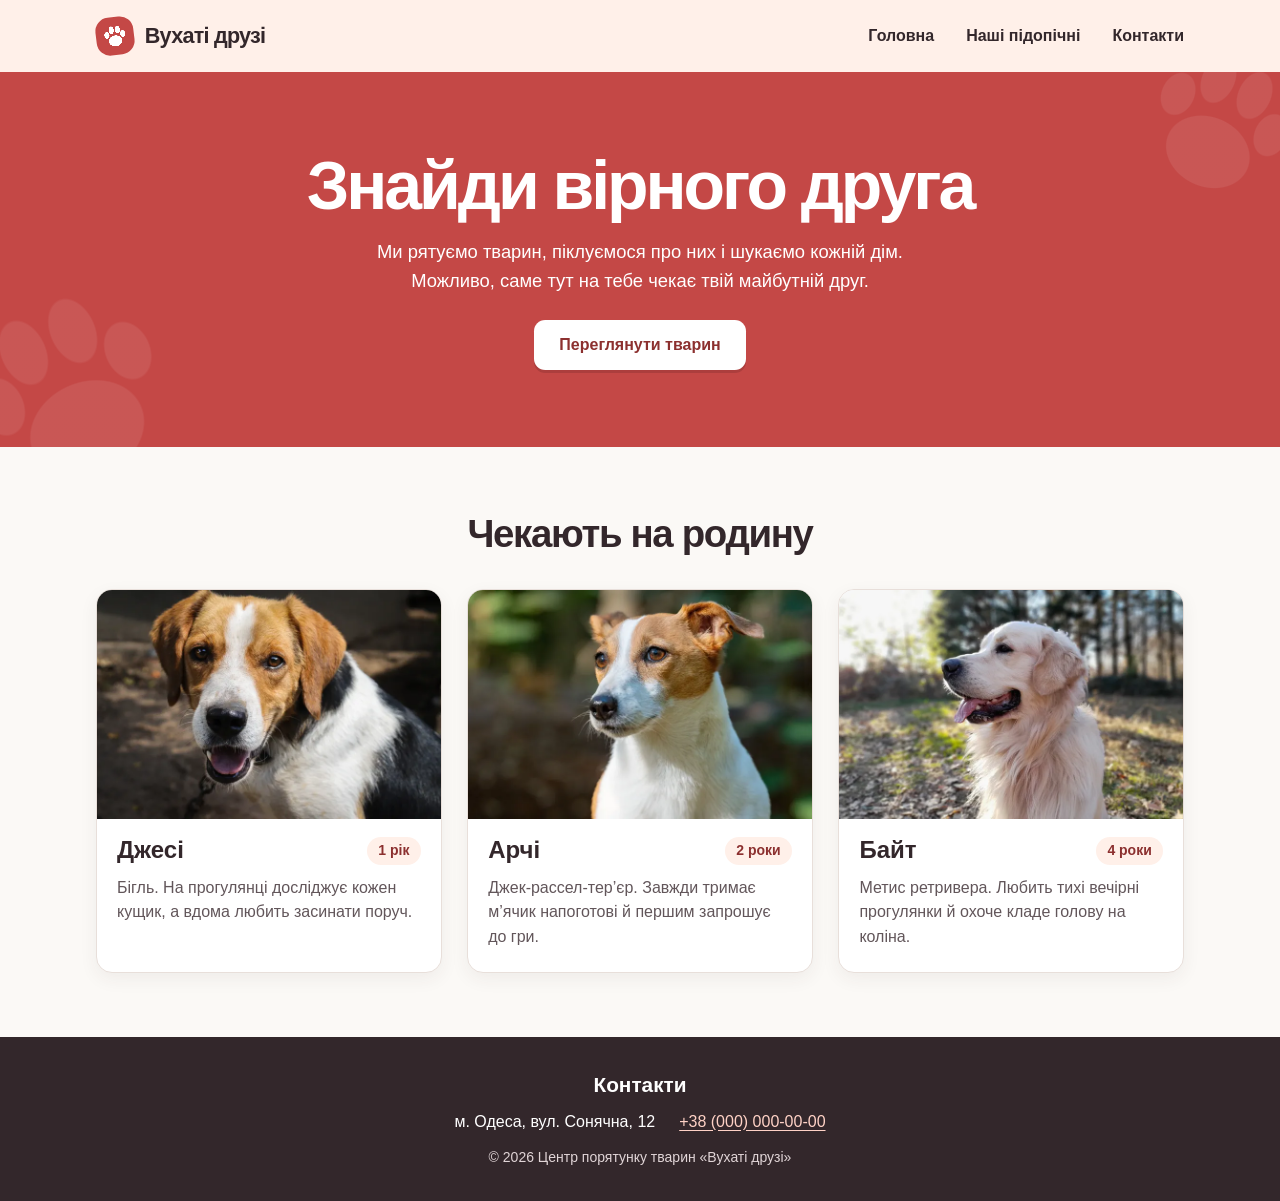
<file: examen_js_html/index.html>
<!doctype html>
<html lang="uk">
<head>
  <meta charset="utf-8">
  <meta name="viewport" content="width=device-width, initial-scale=1">
  <meta name="description" content="Познайомся з підопічними центру порятунку тварин «Вухаті друзі», які чекають на свою родину.">
  <title>Вухаті друзі · Центр порятунку тварин</title>
  <link rel="stylesheet" href="styles.css">
  <script src="pet-photos.js" defer></script>
  <script src="script.js" defer></script>
</head>
<body>
  <a class="skip-link" href="#main">До основного вмісту</a>

  <main id="main" tabindex="-1">
    <section class="pets" id="pets" aria-labelledby="pets-title" tabindex="-1">
      <div class="container">
        <h2 id="pets-title">Чекають на родину</h2>
        <div class="pet-grid"></div>
        <noscript>Увімкніть JavaScript, щоб побачити картки тварин і контакти притулку.</noscript>
      </div>
    </section>
  </main>

  <template id="header-template">
    <header class="site-header" id="home" tabindex="-1">
      <div class="container header-row">
        <a class="brand" href="#home">
          <span class="brand-mark" aria-hidden="true"><span class="paw"></span></span>
          Вухаті друзі
        </a>
        <nav aria-label="Основна навігація">
          <a href="#home">Головна</a>
          <a href="#pets">Наші підопічні</a>
          <a href="#contacts">Контакти</a>
        </nav>
      </div>
    </header>
  </template>

  <template id="hero-template">
    <section class="hero" aria-labelledby="hero-title">
      <span class="paw hero-print print-left" aria-hidden="true"></span>
      <span class="paw hero-print print-right" aria-hidden="true"></span>
      <div class="container hero-content">
        <h1 id="hero-title">Знайди вірного друга</h1>
        <p>Ми рятуємо тварин, піклуємося про них і шукаємо кожній дім. Можливо, саме тут на тебе чекає твій майбутній друг.</p>
        <a class="hero-button" href="#pets">Переглянути тварин</a>
      </div>
    </section>
  </template>

  <template id="pet-card-template">
    <article class="pet-card">
      <img class="pet-photo" width="720" height="480" alt="">
      <div class="pet-details">
        <div class="pet-heading">
          <h3 class="pet-name"></h3>
          <span class="pet-age"><span class="visually-hidden">Вік — </span><span class="age-value"></span></span>
        </div>
        <p class="pet-breed"></p>
      </div>
    </article>
  </template>

  <template id="footer-template">
    <footer class="site-footer" id="contacts" aria-labelledby="contacts-title" tabindex="-1">
      <div class="container">
        <h2 id="contacts-title">Контакти</h2>
        <address>
          <span>м. Одеса, вул. Сонячна, 12</span>
          <a href="tel:+380000000000">+38 (000) 000-00-00</a>
        </address>
        <p>© <time></time> Центр порятунку тварин «Вухаті друзі»</p>
      </div>
    </footer>
  </template>
</body>
</html>
</file>
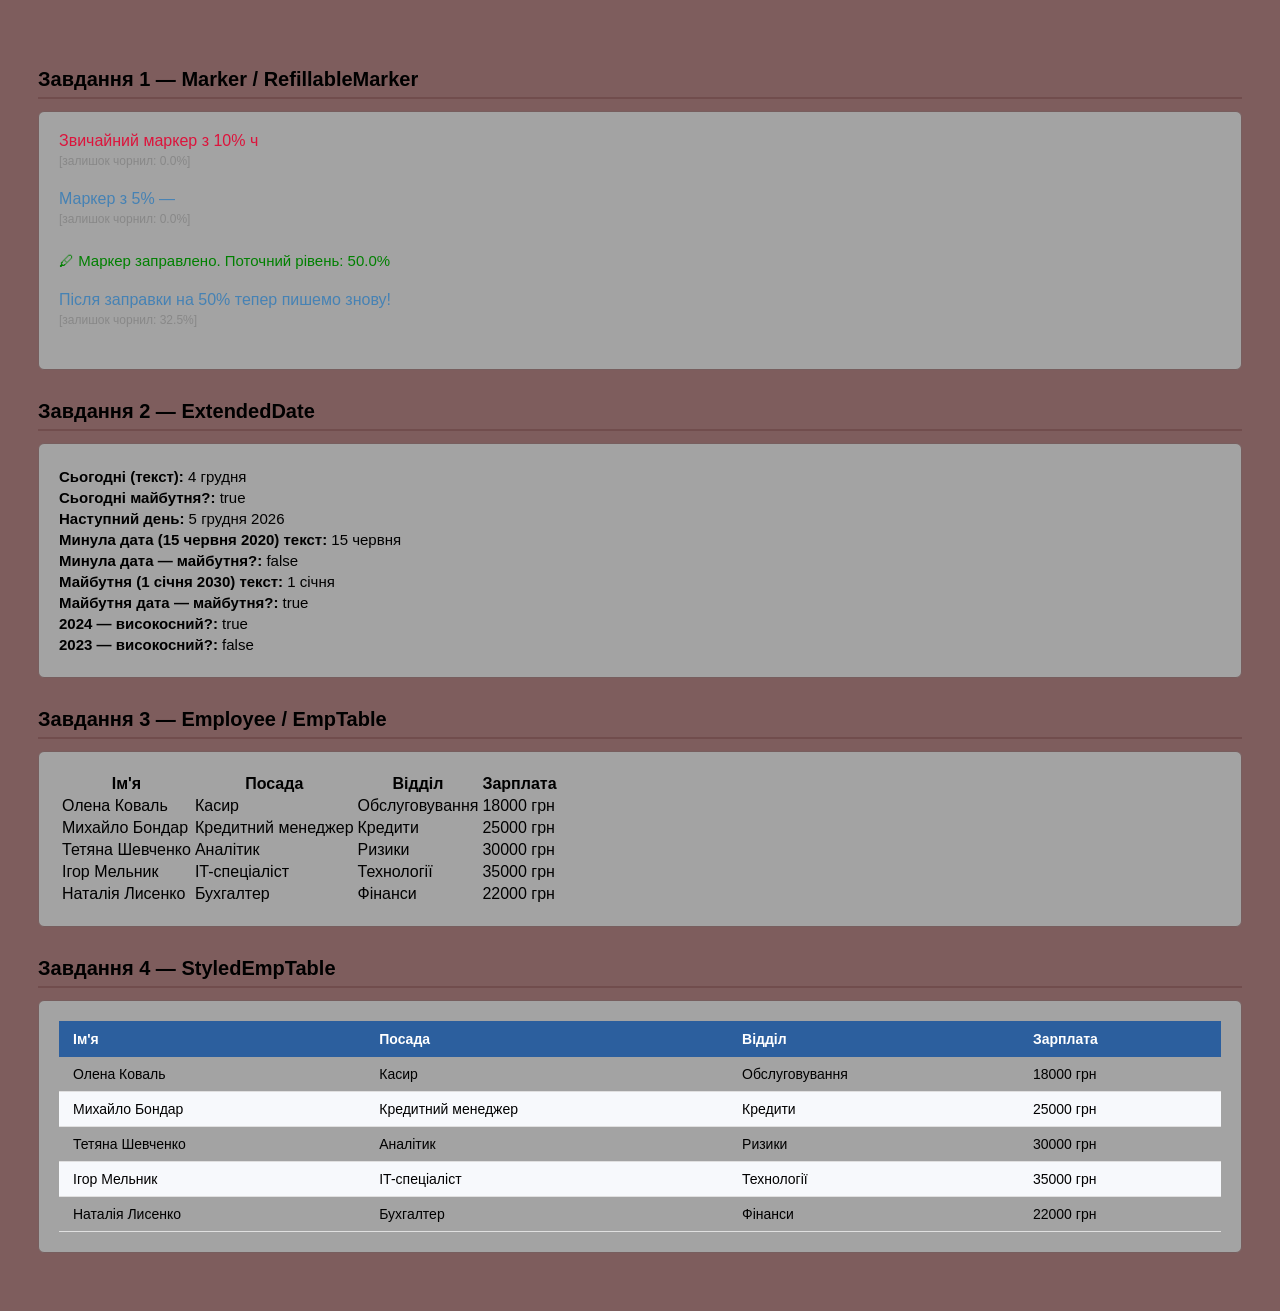
<file: homeworke_polim/index.html>
<!DOCTYPE html>
<html lang="en">
<head>
    <meta charset="UTF-8">
    <meta name="viewport" content="width=device-width, initial-scale=1.0">
    <title>T.M</title>
      <style>
    body { font-family: sans-serif; padding: 30px; background: #7e5d5d; }
    h1 { font-size: 20px; margin: 30px 0 12px; border-bottom: 2px solid #714d4d; padding-bottom: 6px; }
    .section { background: #a3a3a3; border: 1px solid #775e5e; border-radius: 6px; padding: 20px; margin-bottom: 20px; }
    .info-row { margin: 4px 0; font-size: 15px; }
    pre { background: #906a6a; padding: 10px; border-radius: 4px; font-size: 13px; overflow: auto; margin-top: 10px; }
  </style>

</head>
<body>
    <h1>Завдання 1 — Marker / RefillableMarker</h1>
<div class="section" id="marker-out"></div>
 
<h1>Завдання 2 — ExtendedDate</h1>
<div class="section" id="date-out"></div>
 
<h1>Завдання 3 — Employee / EmpTable</h1>
<div class="section" id="emp-out"></div>
 
<h1>Завдання 4 — StyledEmpTable</h1>
<div class="section" id="styled-out"></div>
<script src="polim.js"></script>
</body>
</html>
</file>
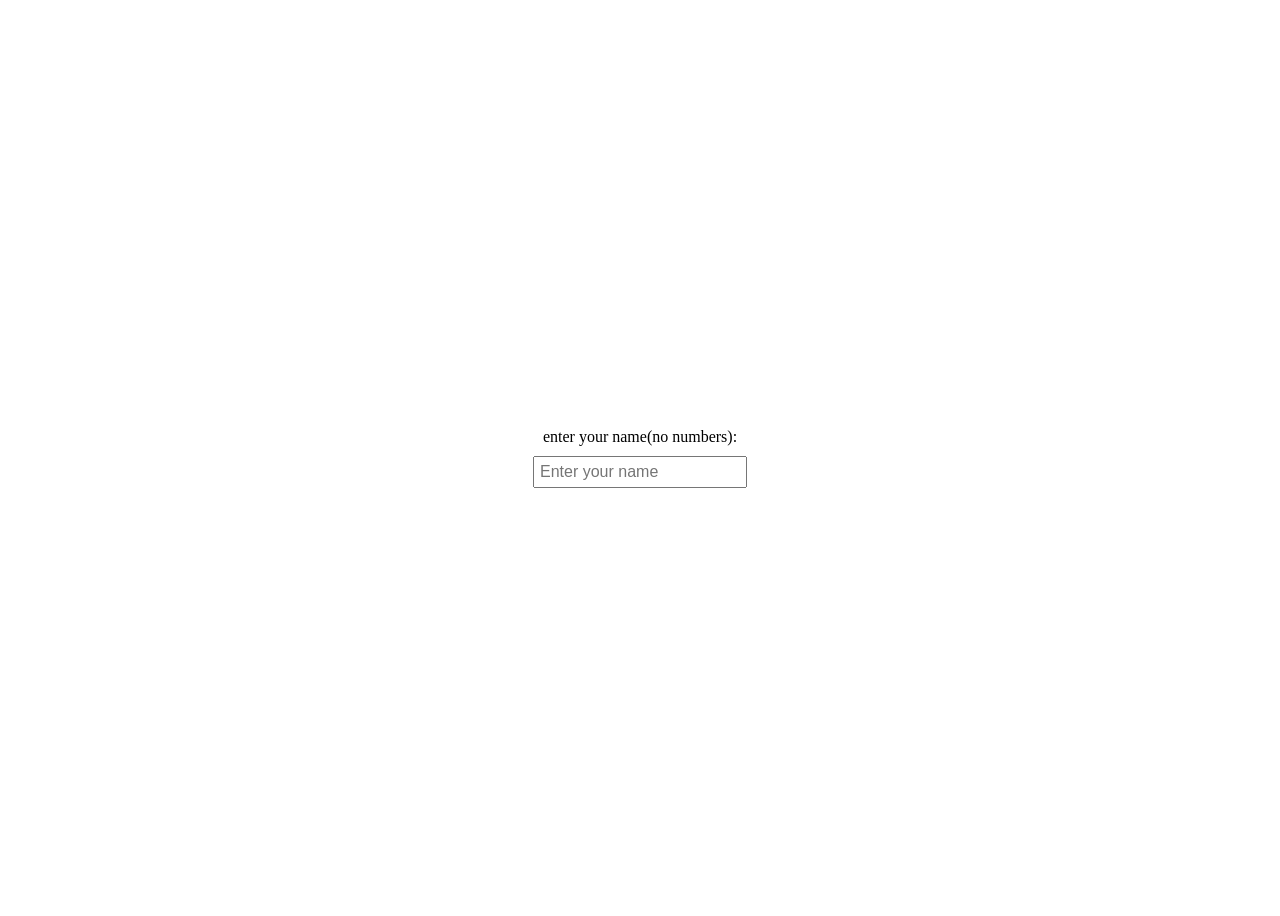
<file: homeworkeWeb/1index.html>
<!DOCTYPE html>
<html lang="en">
<head>
    <meta charset="UTF-8">
    <meta name="viewport" content="width=device-width, initial-scale=1.0">
    <title>Document</title>
    <style>
        .box {display: flex; flex-direction: column; align-items: center; justify-content: center; height: 100vh;}
        label {margin-bottom: 10px;}
        input {padding: 5px; font-size: 16px;}
        </style>
</head>
<body>
    <div class="box">
        <label>enter your name(no numbers):</label>
        <input type="text" id="nameInput" placeholder="Enter your name">
    </div>
    <script>
        const nameInput = document.getElementById('nameInput');
        nameInput.addEventListener('input', function() {
            const value = this.value;
            
            this.value = value.replace(/[^a-zA-Z]/g, '');
        });
    </script>
</body>
</html>
</file>
<file: examen_js_html/styles.css>
:root {
  color-scheme: light;
  --ink: #33272b;
  --muted: #62565a;
  --accent: #c44846;
  --accent-dark: #8c302f;
  --blush: #fff0e9;
  --paper: #fbf9f6;
  --heading-font: "Nunito", "Segoe UI", sans-serif;
  font-family: "Source Sans 3", "Segoe UI", sans-serif;
  color: var(--ink);
  background: var(--paper);
}

* { box-sizing: border-box; }
body { margin: 0; line-height: 1.55; }
h1, h2, h3, p { margin: 0; }
h1, h2, h3, .brand { font-family: var(--heading-font); }
a { color: inherit; }

.container {
  width: min(68rem, calc(100% - 2.5rem));
  margin-inline: auto;
}

:focus-visible {
  outline: 3px solid #174f77;
  outline-offset: 4px;
}

.skip-link {
  position: absolute;
  top: .5rem;
  left: .5rem;
  z-index: 2;
  padding: .65rem 1rem;
  transform: translateY(-160%);
  background: white;
  color: var(--ink);
}

.skip-link:focus { transform: none; }

.visually-hidden {
  position: absolute;
  width: 1px;
  height: 1px;
  padding: 0;
  overflow: hidden;
  clip-path: inset(50%);
  white-space: nowrap;
}

/* Header */
.site-header {
  background: var(--blush);
}

.header-row, .brand, .site-header nav {
  display: flex;
  align-items: center;
}

.header-row {
  min-height: 4.5rem;
  justify-content: space-between;
  flex-wrap: wrap;
  gap: .4rem 1.5rem;
  padding-block: .65rem;
}

.brand {
  gap: .65rem;
  font-size: 1.35rem;
  font-weight: 800;
  letter-spacing: -.035em;
  text-decoration: none;
}

.brand-mark {
  display: grid;
  place-items: center;
  width: 2.4rem;
  height: 2.4rem;
  border-radius: .85rem;
  color: white;
  background: var(--accent);
  transform: rotate(-7deg);
}

.paw {
  display: inline-block;
  width: 1em;
  height: 1em;
  background:
    radial-gradient(ellipse 12% 16% at 14% 43%, currentColor 93%, transparent),
    radial-gradient(ellipse 12% 18% at 36% 22%, currentColor 93%, transparent),
    radial-gradient(ellipse 12% 18% at 64% 22%, currentColor 93%, transparent),
    radial-gradient(ellipse 12% 16% at 86% 43%, currentColor 93%, transparent),
    radial-gradient(ellipse 31% 25% at 50% 72%, currentColor 97%, transparent);
}

.site-header nav { flex-wrap: wrap; gap: .25rem clamp(.75rem, 3vw, 2rem); }
.site-header nav a {
  padding-block: .5rem;
  font-weight: 600;
  text-decoration: none;
}

.site-header nav a:hover, .site-header nav a:focus-visible {
  color: var(--accent-dark);
  text-decoration: underline;
  text-underline-offset: .3em;
}

/* Hero */
.hero {
  position: relative;
  overflow: hidden;
  padding-block: clamp(3.25rem, 6vw, 5.25rem);
  background: var(--accent);
  color: white;
  text-align: center;
}

.hero-content { position: relative; }
.hero h1 {
  font-size: clamp(2.5rem, 5.5vw, 4.25rem);
  font-weight: 800;
  line-height: 1.08;
  letter-spacing: -.045em;
  text-wrap: balance;
}

.hero p {
  max-width: 35rem;
  margin: 1rem auto 1.55rem;
  font-size: clamp(1rem, 1.6vw, 1.15rem);
  text-wrap: pretty;
}

.hero-button {
  display: inline-block;
  padding: .78rem 1.6rem;
  border-radius: .7rem;
  background: white;
  color: var(--accent-dark);
  box-shadow: 0 3px 0 #63232140;
  font-weight: 700;
  text-decoration: none;
}

.hero-button:hover { background: var(--blush); }
.hero-button:active { transform: translateY(1px); }
.hero-print { position: absolute; color: #ffffff15; pointer-events: none; }
.print-left { left: -1.6rem; bottom: -2.5rem; font-size: clamp(9rem, 15vw, 16rem); transform: rotate(-24deg); }
.print-right { right: -.7rem; top: -1.2rem; font-size: clamp(7rem, 11vw, 12rem); transform: rotate(24deg); }

/* Pet cards */
.pets { padding-block: clamp(2.5rem, 5vw, 4rem); }
.pets h2 {
  margin-bottom: clamp(1.4rem, 3vw, 2rem);
  font-size: clamp(1.8rem, 3vw, 2.45rem);
  line-height: 1.2;
  letter-spacing: -.035em;
  text-align: center;
}

.pet-grid {
  display: grid;
  grid-template-columns: repeat(3, minmax(0, 1fr));
  gap: clamp(1rem, 2.2vw, 1.6rem);
}

.pet-card {
  overflow: hidden;
  border: 1px solid #e8dfda;
  border-radius: 1rem;
  background: white;
  box-shadow: 0 6px 18px #422d3010;
}

.pet-photo {
  display: block;
  width: 100%;
  height: auto;
  aspect-ratio: 3 / 2;
  object-fit: cover;
  background: var(--blush);
}

.pet-details { padding: 1.1rem 1.25rem 1.35rem; }
.pet-heading { display: flex; align-items: center; justify-content: space-between; gap: .5rem; }
.pet-name { font-size: 1.5rem; line-height: 1.2; }
.pet-age {
  padding: .2rem .7rem;
  border-radius: 2rem;
  font-size: .875rem;
  font-weight: 650;
  background: var(--blush);
  color: var(--accent-dark);
  white-space: nowrap;
}

.pet-breed { margin-top: .65rem; color: var(--muted); }

/* Footer */
.site-footer {
  padding-block: 2rem;
  background: var(--ink);
  color: white;
  text-align: center;
}

.site-footer h2 { font-size: 1.3rem; }
.site-footer address {
  display: flex;
  flex-wrap: wrap;
  justify-content: center;
  gap: .3rem 1.5rem;
  margin-block: .55rem .8rem;
  font-style: normal;
}

.site-footer a { color: #ffd2c6; text-underline-offset: .2em; }
.site-footer a:focus-visible { outline-color: white; }
.site-footer p { font-size: .875rem; color: #e1d5d7; }

@media (max-width: 48rem) {
  .pet-grid { grid-template-columns: repeat(2, minmax(0, 1fr)); }
}

@media (max-width: 36rem) {
  .header-row { flex-direction: column; justify-content: center; padding: .8rem 0 .5rem; }
  .site-header nav { justify-content: center; }
  .hero-print { display: none; }
  .pet-grid { grid-template-columns: 1fr; }
  .site-footer address { flex-direction: column; }
}
</file>
